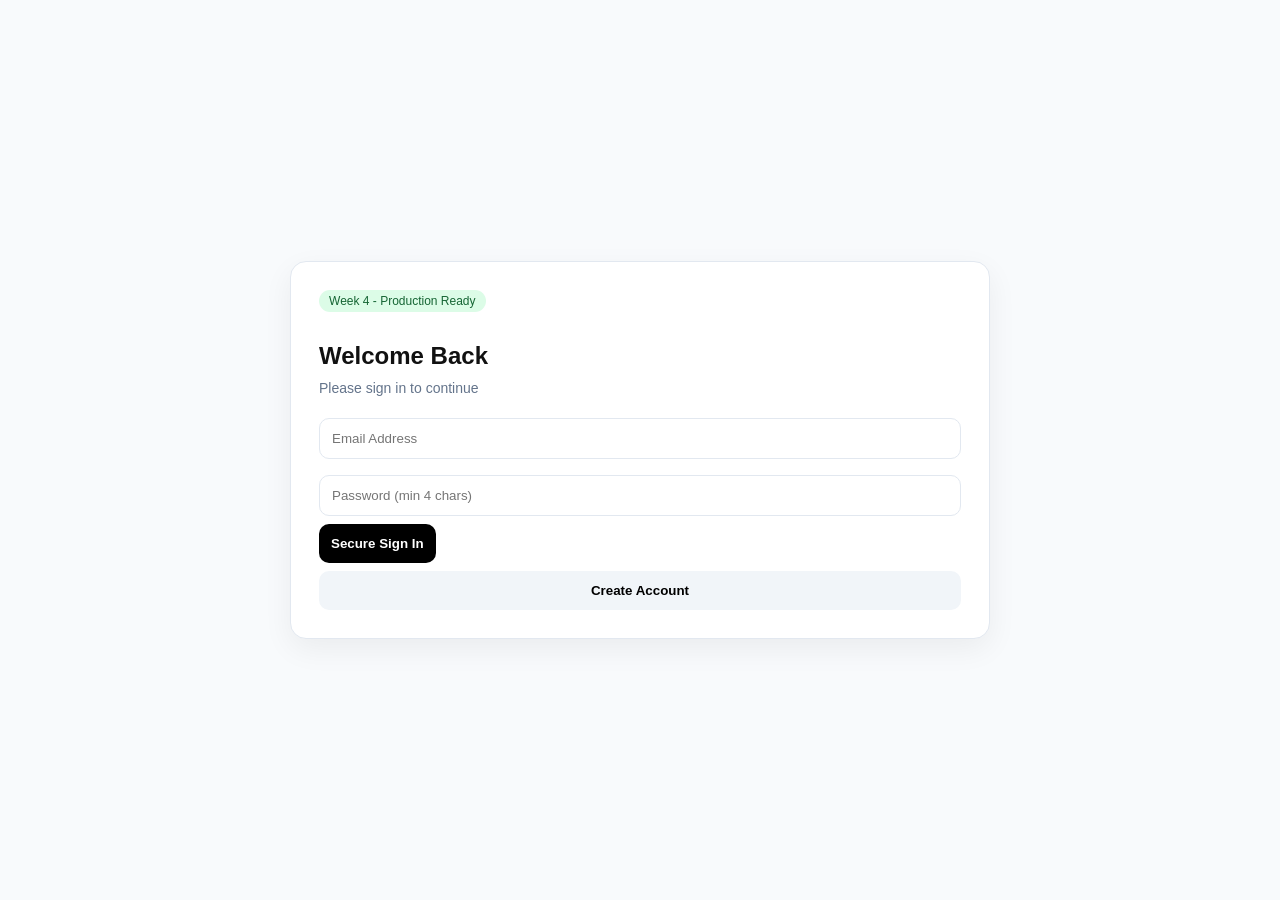
<file: index.html>
<!DOCTYPE html>
<html lang="en">
<head>
<meta charset="UTF-8"><meta name="viewport" content="width=device-width, initial-scale=1.0">
<title>Login - Secure Dashboard</title>
<link rel="stylesheet" href="style.css">
</head>
<body class="auth-body">
<div class="card">
  <div class="badge">Week 4 - Production Ready</div>
  <h2>Welcome Back</h2><p class="sub">Please sign in to continue</p>
  <input id="email" type="email" placeholder="Email Address">
  <input id="password" type="password" placeholder="Password (min 4 chars)">
  <button id="loginBtn" class="btn-black">Secure Sign In</button>
  <button id="signupBtn" class="btn-light">Create Account</button>
  <div id="toast"></div>
</div>
<script src="app.js"></script>
</body>
</html>
</file>
<file: style.css>
:root{ --bg:#f8fafc; --card:white; --text:#111; --border:#e2e8f0; --muted:#64748b; }
body.dark{ --bg:#0f172a; --card:#1e293b; --text:white; --border:#334155; --muted:#94a3b8; }
*{box-sizing:border-box; font-family:Inter, sans-serif}
body{margin:0; background:var(--bg); color:var(--text)}
.auth-body{display:flex; justify-content:center; align-items:center; height:100vh; background:var(--bg)}
.card{background:var(--card); padding:28px; border-radius:16px; box-shadow:0 10px 30px rgba(0,0,0,0.06); margin:12px; color:var(--text); border:1px solid var(--border)}
.badge{background:#dcfce7; color:#166534; padding:4px 10px; border-radius:20px; font-size:12px; display:inline-block; margin-bottom:10px}
.sub{color:var(--muted); font-size:14px; margin-top:-10px}
input{width:100%; padding:12px; margin:8px 0; border:1px solid var(--border); border-radius:10px; outline:none; background:var(--card); color:var(--text)}
.btn-black{background:black; color:white; padding:12px; border:none; border-radius:10px; cursor:pointer; font-weight:600}
.btn-light{background:#f1f5f9; color:black; padding:12px; border:none; border-radius:10px; cursor:pointer; font-weight:600; width:100%; margin-top:8px}
.header{display:flex; justify-content:space-between; align-items:center; background:var(--card); padding:16px 24px; border-bottom:1px solid var(--border)}
.grid{display:grid; grid-template-columns:1fr 1fr; gap:20px; padding:20px}
@media(max-width:768px){.grid{grid-template-columns:1fr}}
.loader{width:30px; height:30px; border:3px solid #eee; border-top:3px solid black; border-radius:50%; animation:spin 1s linear infinite; margin:10px auto}
@keyframes spin{to{transform:rotate(360deg)}}
.item{background:var(--bg); padding:12px; border-radius:10px; margin:8px 0; display:flex; justify-content:space-between; align-items:center; border:1px solid var(--border)}
#toast{position:fixed; bottom:20px; left:50%; transform:translateX(-50%); background:#111; color:white; padding:12px 20px; border-radius:30px; display:none; z-index:99}
.show{display:block !important}
.pagination{display:flex; gap:8px; justify-content:center; margin-top:12px; align-items:center}
.pagination button{padding:8px 14px; border-radius:8px; border:1px solid var(--border); background:var(--card); color:var(--text); cursor:pointer}
.pagination button:disabled{opacity:0.4}
</file>
